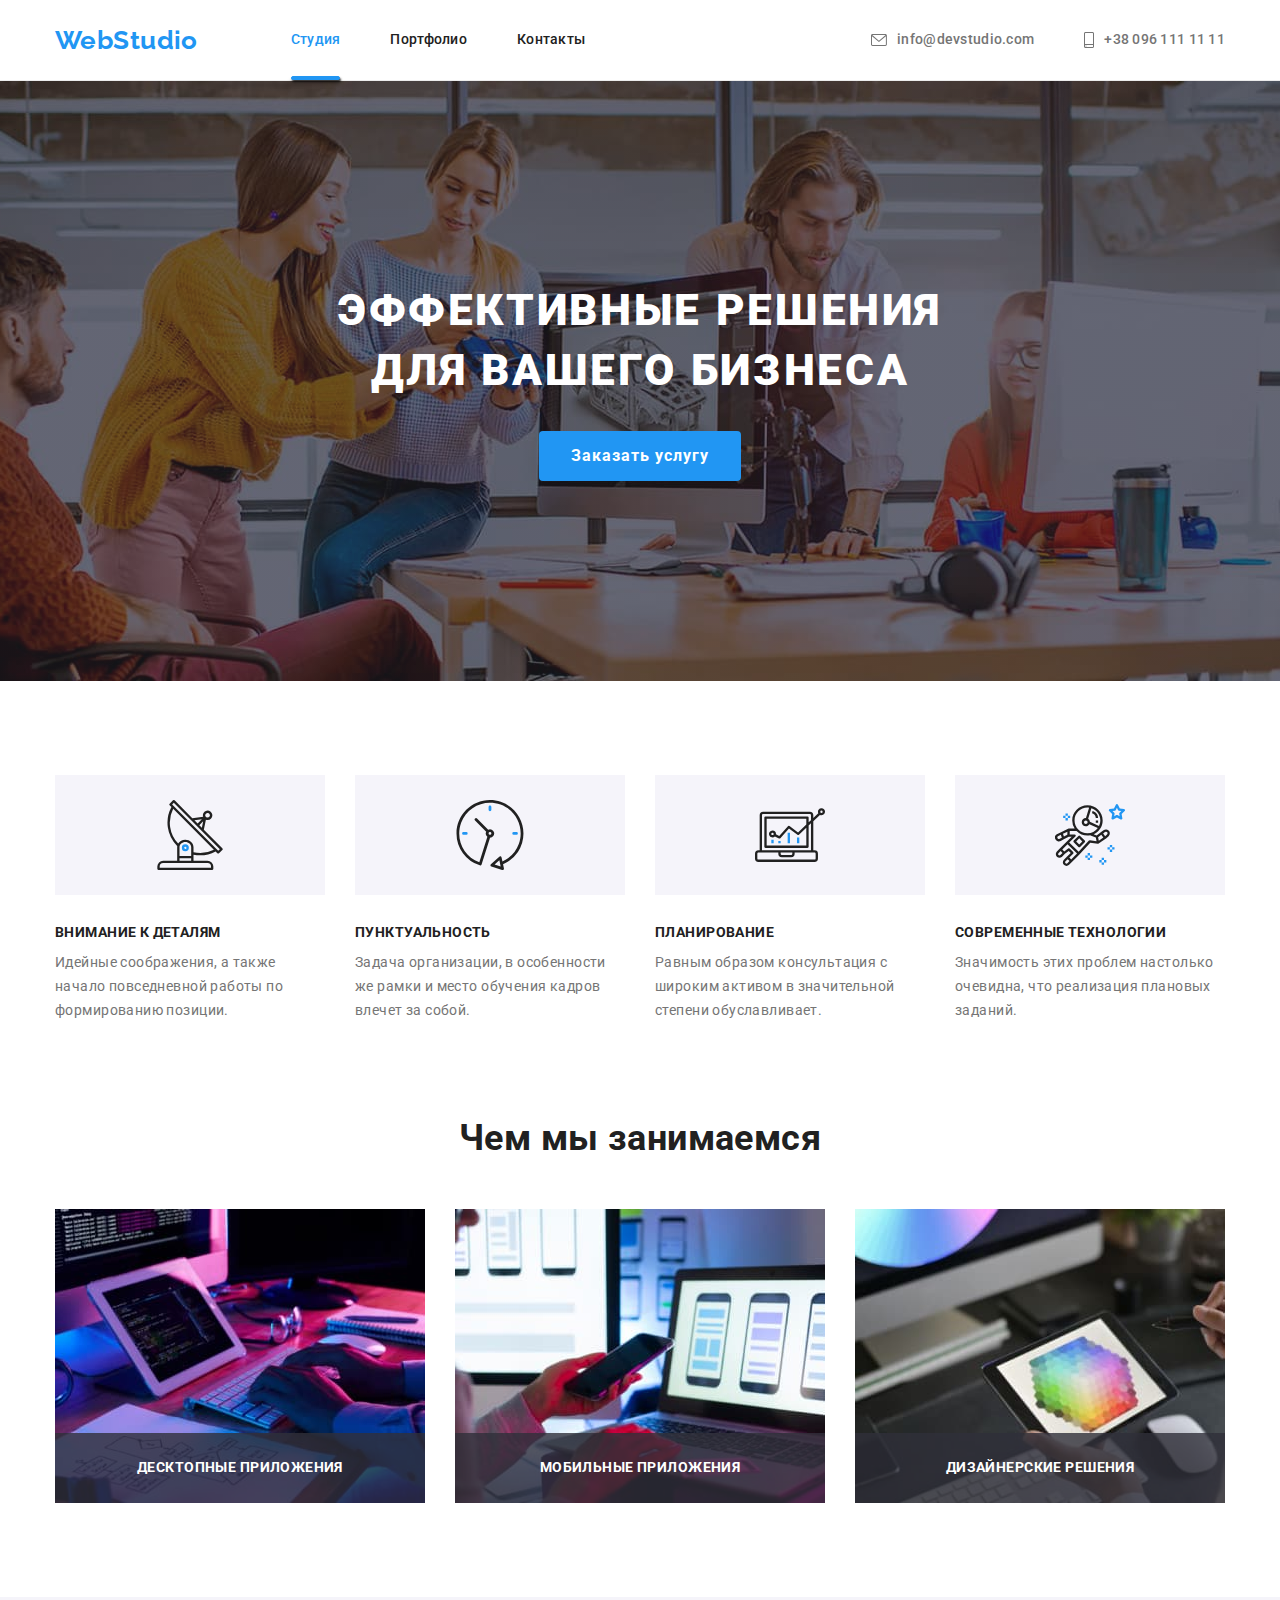
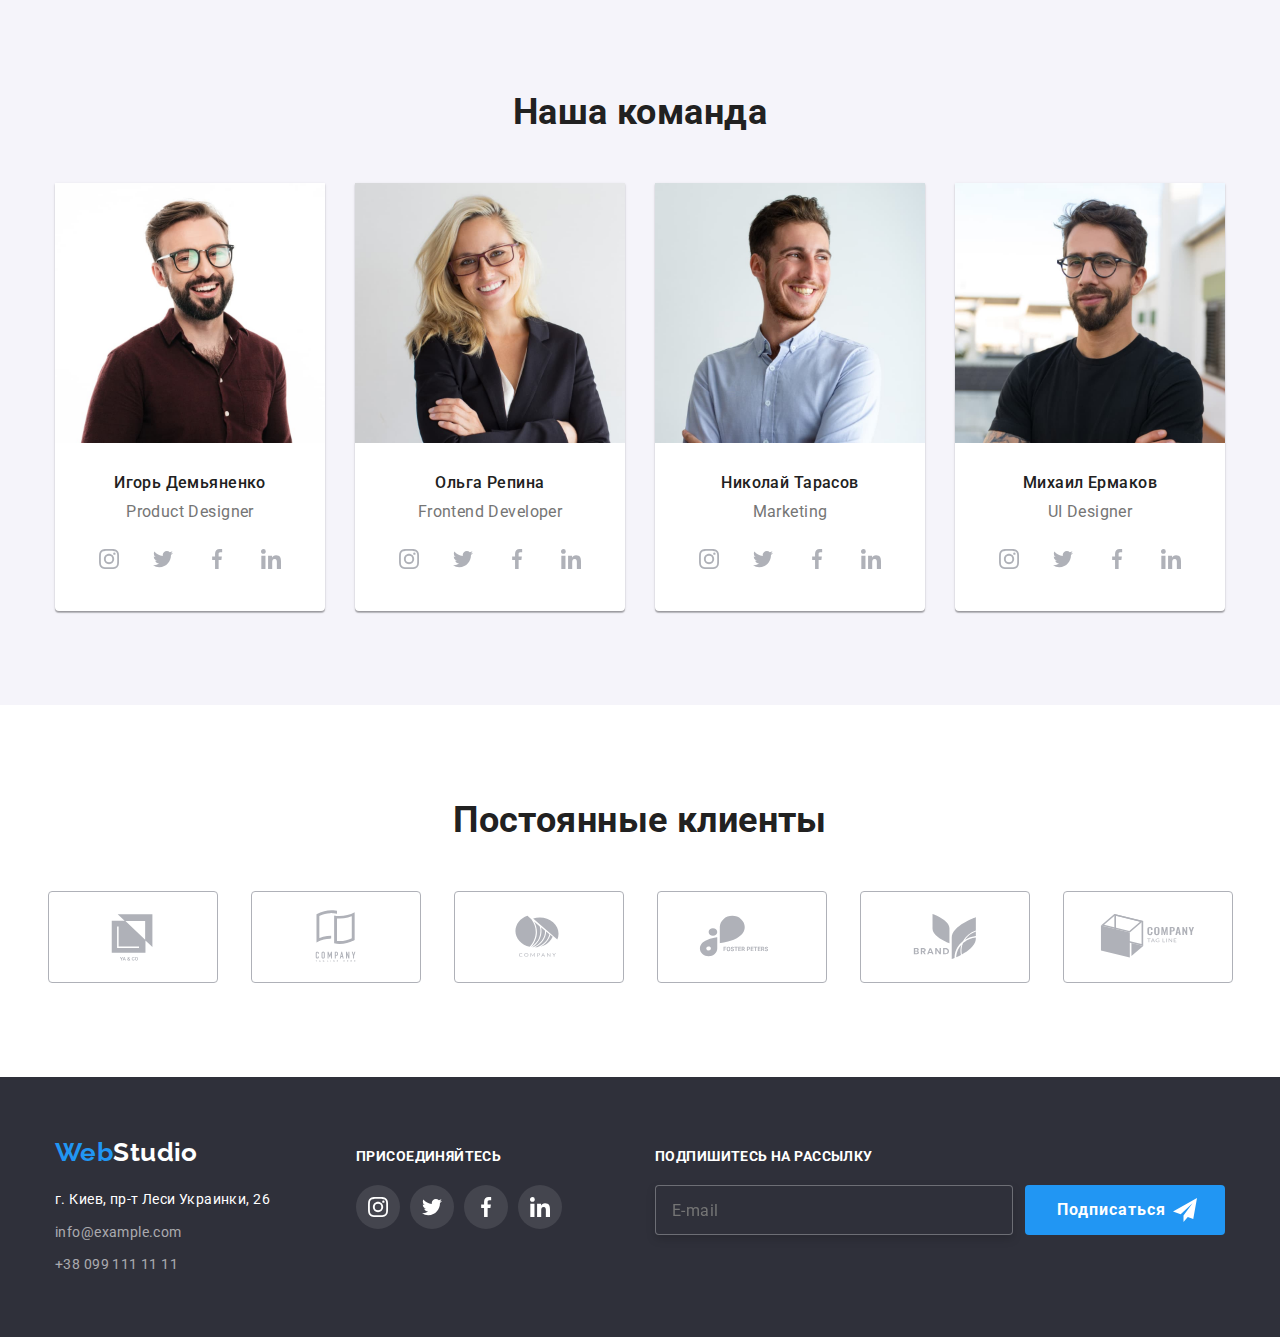
<file: index.html>
<!DOCTYPE html>
<html lang="ru">
  <head>
    <meta charset="UTF-8" />
    <meta http-equiv="X-UA-Compatible" content="IE=edge" />
    <meta name="viewport" content="width=device-width, initial-scale=1.0" />
    <title>WebStudio</title>
    <link rel="preconnect" href="https://fonts.googleapis.com" />
    <link rel="preconnect" href="https://fonts.gstatic.com" crossorigin />
    <link
      href="https://fonts.googleapis.com/css2?family=Raleway:wght@700&family=Roboto:wght@400;500;700;900&display=swap"
      rel="stylesheet"
    />
    <link
      rel="stylesheet"
      href="https://cdnjs.cloudflare.com/ajax/libs/modern-normalize/1.1.0/modern-normalize.min.css"
    />
    <link rel="stylesheet" href="css/styles.css" />
  </head>
  <body>
    <!--site_header-->
    <header class="header">
      <div class="container main-naw">
        <a class="logo link" href="">Web<span class="logo__label--accent">Studio</span></a>

        <nav>
          <ul class="site-nav list">
            <li class="site-nav__item"><a class="site-nav__link link site-nav__link--current" href="">Студия</a></li>
            <li class="site-nav__item"><a class="site-nav__link link" href="./portfolio.html">Портфолио</a></li>
            <li class="site-nav__item"><a class="site-nav__link link" href="">Контакты</a></li>
          </ul>
        </nav>

        <ul class="auth-nav list">
          <li class="auth-nav__item">
            <a class="auth-nav__link link icon-letter" href="mailto:info@devstudio.com">
              <svg class="auth-nav__icon" width="16" height="12">
                <use href="./images/sptite.svg#icon-letter"></use>
              </svg>
              info@devstudio.com</a
            >
          </li>
          <li class="auth-nav__item">
            <a class="auth-nav__link link icon-phone" href="tel:+380961111111">
              <svg class="auth-nav__icon" width="10" height="16">
                <use href="./images/sptite.svg#icon-smartphone"></use>
              </svg>
              +38 096 111 11 11</a
            >
          </li>
        </ul>
      </div>
    </header>
    <main>
      <!--hero-->

      <section class="hero">
        <h1 class="hero__title">
          Эффективные решения <br />
          для вашего бизнеса
        </h1>
        <button class="button hero__button" type="button" data-modal-open>Заказать услугу</button>
      </section>

      <!--peculiarities-->
      <section class="feature">
        <div class="container">
          <h2 class="feature__title visually-hidden">Peculiarities</h2>
          <ul class="feature__list list">
            <li class="feature__item icon-antenna">
              <div class="feature__svg">
                <svg width="70" height="70">
                  <use href="./images/sptite.svg#icon-antenna"></use>
                </svg>
              </div>
              <h3 class="feature__title">Внимание к деталям</h3>
              <p class="feature__text">
                Идейные соображения, а также начало повседневной работы по формированию позиции.
              </p>
            </li>
            <li class="feature__item icon-clock">
              <div class="feature__svg">
                <svg width="70" height="70">
                  <use href="./images/sptite.svg#icon-clock"></use>
                </svg>
              </div>

              <h3 class="feature__title">Пунктуальность</h3>
              <p class="feature__text">
                Задача организации, в особенности же рамки и место обучения кадров влечет за собой.
              </p>
            </li>
            <li class="feature__item icon-diagram">
              <div class="feature__svg">
                <svg width="70" height="70">
                  <use href="./images/sptite.svg#icon-diagram"></use>
                </svg>
              </div>
              <h3 class="feature__title">Планирование</h3>
              <p class="feature__text">
                Равным образом консультация с широким активом в значительной степени обуславливает.
              </p>
            </li>
            <li class="feature__item icon-astronout">
              <div class="feature__svg">
                <svg width="70" height="70">
                  <use href="./images/sptite.svg#icon-astronaut"></use>
                </svg>
              </div>
              <h3 class="feature__title">Современные технологии</h3>
              <p class="feature__text">
                Значимость этих проблем настолько очевидна, что реализация плановых заданий.
              </p>
            </li>
          </ul>
        </div>
      </section>

      <!--what_are_we_doing-->

      <section class="are-doing">
        <div class="container">
          <h2 class="are-doing_title section-title">Чем мы занимаемся</h2>
          <ul class="are-doing__list list">
            <li class="are-doing__item">
              <img
                class="are-doing__img img"
                src="./images/img1.jpg"
                alt="Фото с ноутбуком"
                width="370"
                height="294"
              />

              <p class="are-doing__text">Десктопные приложения</p>
            </li>
            <li class="are-doing__item">
              <img
                class="are-doing__img img"
                src="./images/img2.jpg"
                alt="Фото с телефоном"
                width="370"
                height="294"
              />
              <p class="are-doing__text">Мобильные приложения</p>
            </li>
            <li class="are-doing__item">
              <img
                class="are-doing__img img"
                src="./images/img3.jpg"
                alt="Фото с планшетом"
                width="370"
                height="294"
              />

              <p class="are-doing__text">Дизайнерские решения</p>
            </li>
          </ul>
        </div>
      </section>

      <!--our_team-->

      <section class="team">
        <div class="container">
          <h2 class="team__title section-title">Наша команда</h2>
          <ul class="team__list list">
            <!--igor-->
            <li class="team__item">
              <img class="img" src="./images/img4.jpg" alt="Фото Игоря" width="270" height="260" />
              <div class="team__overlay">
                <h3 class="team__name">Игорь Демьяненко</h3>
                <p class="team__text">Product Designer</p>
                <ul class="social-list list">
                  <li class="social-list__item">
                    <a class="social-list__link link" href="" aria-label="instagram">
                      <svg class="social-list__icon">
                        <use href="./images/sptite.svg#icon-instagram"></use>
                      </svg>
                    </a>
                  </li>
                  <li class="social-list__item">
                    <a class="social-list__link link" href="" aria-label="twitter">
                      <svg class="social-list__icon">
                        <use href="./images/sptite.svg#icon-twitter"></use>
                      </svg>
                    </a>
                  </li>
                  <li class="social-list__item">
                    <a class="social-list__link link" href="" aria-label="facebook">
                      <svg class="social-list__icon">
                        <use href="./images/sptite.svg#icon-facebook"></use>
                      </svg>
                    </a>
                  </li>
                  <li class="social-list__item">
                    <a class="social-list__link link" href="" aria-label="linkedin">
                      <svg class="social-list__icon">
                        <use href="./images/sptite.svg#icon-linkedin"></use>
                      </svg>
                    </a>
                  </li>
                </ul>
              </div>
            </li>
            <!--olha-->
            <li class="team__item">
              <img class="team__img img" src="./images/img5.jpg" alt="Фото Ольги" width="270" height="260" />
              <div class="team__overlay">
                <h3 class="team__name">Ольга Репина</h3>
                <p class="team__text">Frontend Developer</p>
                <ul class="social-list list">
                  <li class="social-list__item">
                    <a class="social-list__link link" href="" aria-label="instagram">
                      <svg class="social-list__icon">
                        <use href="./images/sptite.svg#icon-instagram"></use>
                      </svg>
                    </a>
                  </li>
                  <li class="social-list__item">
                    <a class="social-list__link link" href="" aria-label="twitter">
                      <svg class="social-list__icon">
                        <use href="./images/sptite.svg#icon-twitter"></use>
                      </svg>
                    </a>
                  </li>
                  <li class="social-list__item">
                    <a class="social-list__link link" href="" aria-label="facebook">
                      <svg class="social-list__icon">
                        <use href="./images/sptite.svg#icon-facebook"></use>
                      </svg>
                    </a>
                  </li>
                  <li class="social-list__item">
                    <a class="social-list__link link" href="" aria-label="linkedin">
                      <svg class="social-list__icon">
                        <use href="./images/sptite.svg#icon-linkedin"></use>
                      </svg>
                    </a>
                  </li>
                </ul>
              </div>
            </li>
            <!--nicolay-->
            <li class="team__item">
              <img
                class="img"
                src="./images/img6.jpg"
                alt="Фото Николая"
                width="270"
                height="260"
              />
              <div class="team__overlay">
                <h3 class="team__name">Николай Тарасов</h3>
                <p class="team__text">Marketing</p>
                <ul class="social-list list">
                  <li class="social-list__item">
                    <a class="social-list__link link" href="" aria-label="instagram">
                      <svg class="social-list__icon">
                        <use href="./images/sptite.svg#icon-instagram"></use>
                      </svg>
                    </a>
                  </li>
                  <li class="social-list__item">
                    <a class="social-list__link link" href="" aria-label="twitter">
                      <svg class="social-list__icon">
                        <use href="./images/sptite.svg#icon-twitter"></use>
                      </svg>
                    </a>
                  </li>
                  <li class="social-list__item">
                    <a class="social-list__link link" href="" aria-label="facebook">
                      <svg class="social-list__icon">
                        <use href="./images/sptite.svg#icon-facebook"></use>
                      </svg>
                    </a>
                  </li>
                  <li class="social-list__item">
                    <a class="social-list__link link" href="" aria-label="linkedin">
                      <svg class="social-list__icon">
                        <use href="./images/sptite.svg#icon-linkedin"></use>
                      </svg>
                    </a>
                  </li>
                </ul>
              </div>
            </li>
            <!--michael-->
            <li class="team__item">
              <img
                class="img"
                src="./images/img7.jpg"
                alt="Фото Михаила"
                width="270"
                height="260"
              />
              <div class="team__overlay">
                <h3 class="team__name">Михаил Ермаков</h3>
                <p class="team__text">UI Designer</p>
                <ul class="social-list list">
                  <li class="social-list__item">
                    <a class="social-list__link link" href="" aria-label="instagram">
                      <svg class="social-list__icon">
                        <use href="./images/sptite.svg#icon-instagram"></use>
                      </svg>
                    </a>
                  </li>
                  <li class="social-list__item">
                    <a class="social-list__link link" href="" aria-label="twitter">
                      <svg class="social-list__icon">
                        <use href="./images/sptite.svg#icon-twitter"></use>
                      </svg>
                    </a>
                  </li>
                  <li class="social-list__item">
                    <a class="social-list__link link" href="" aria-label="facebook">
                      <svg class="social-list__icon">
                        <use href="./images/sptite.svg#icon-facebook"></use>
                      </svg>
                    </a>
                  </li>
                  <li class="social-list__item">
                    <a class="social-list__link link" href="" aria-label="linkedin">
                      <svg class="social-list__icon">
                        <use href="./images/sptite.svg#icon-linkedin"></use>
                      </svg>
                    </a>
                  </li>
                </ul>
              </div>
            </li>
          </ul>
        </div>
      </section>

      <!--Klients-->
      <section class="klients">
        <div class="container">
          <h2 class="klients__title section-title">Постоянные клиенты</h2>
          <div class="klints__overlay">
            <ul class="klients__list list">
              <li class="klients__item">
                <a class="klient__link link" href="">
                  <svg class="klient__icon" width="106" height="60">
                    <use href="./images/sptite.svg#icon-klient1"></use>
                  </svg>
                </a>
              </li>
              <li class="klients__item">
                <a class="klient__link link" href="">
                  <svg class="klient__icon" width="106" height="60">
                    <use href="./images/sptite.svg#icon-klient2"></use>
                  </svg>
                </a>
              </li>
              <li class="klients__item">
                <a class="klient__link link" href="">
                  <svg class="klient__icon" width="106" height="60">
                    <use href="./images/sptite.svg#icon-klient3"></use>
                  </svg>
                </a>
              </li>
              <li class="klients__item">
                <a class="klient__link link" href="">
                  <svg class="klient__icon" width="106" height="60">
                    <use href="./images/sptite.svg#icon-klient4"></use>
                  </svg>
                </a>
              </li>
              <li class="klients__item">
                <a class="klient__link link" href="">
                  <svg class="klient__icon" width="106" height="60">
                    <use href="./images/sptite.svg#icon-klient5"></use>
                  </svg>
                </a>
              </li>
              <li class="klients__item">
                <a class="klient__link link" href="">
                  <svg class="klient__icon" width="106" height="60">
                    <use href="./images/sptite.svg#icon-klient6"></use>
                  </svg>
                </a>
              </li>
            </ul>
          </div>
        </div>
        
      </section>
    </main>
    <!--footer-->
    <footer class="footer">
      <div class="container">
        <div class="footer__overlay">
          <div class="adress__overlay">
            <a class="logo link footer__logo" href="">Web<span class="footer__logo--accent">Studio</span></a>
            <address class="address">
              <ul class="address__list list">
                <li class="address__item">
                  <a
                    class="address__link address__link--place link"
                    href="https://goo.gl/maps/zkPrUZPVj4T2EZEg6"
                    target="_blank"
                    rel="noreferrer noopener"
                  >
                    г. Киев, пр-т Леси Украинки, 26
                  </a>
                </li>
                <li class="address__item">
                  <a class="address__link address__link--contact link" href="mailto:info@example.com">info@example.com</a>
                </li>
                <li class="address__item">
                  <a class="address__link address__link--contact link" href="tel:+380991111111">+38 099 111 11 11</a>
                </li>
              </ul>
            </address>
          </div>
          <div class="do__overlay">
            <section class="do">
              <h2 class="footer__title">Присоединяйтесь</h2>
              <ul class="do__list list">
                <li class="do__item">
                  <a class="do__link" href="">
                    <svg class="do__icon" width="20" height="20">
                      <use href="./images/sptite.svg#icon-instagram"></use>
                    </svg>
                  </a>
                </li>
                <li class="do__item">
                  <a class="do__link" href="">
                    <svg class="do__icon" width="20" height="20">
                      <use href="./images/sptite.svg#icon-twitter"></use>
                    </svg>
                  </a>
                </li>
                <li class="do__item">
                  <a class="do__link" href="">
                    <svg class="do__icon" width="20" height="20">
                      <use href="./images/sptite.svg#icon-facebook"></use>
                    </svg>
                  </a>
                </li>
                <li class="do-item">
                  <a class="do__link" href="">
                    <svg class="do__icon" width="20" height="20">
                      <use href="./images/sptite.svg#icon-linkedin"></use>
                    </svg>
                  </a>
                </li>
              </ul>
            </section>
          </div>
          <div class="sign-up">
            <b class="sign-up_title footer__title">Подпишитесь на рассылку</b>
            <form class="sign-up__form" action="">
              <input class="sign-up__input" type="mail" placeholder="E-mail">
              <bottom class="sign-up__btn button" type="submit">Подписаться
                <span class="sign-up__icon"></span>
              </bottom>
            </form>           
          </div>
        </div>
      </div>
    </footer>

    <!--Backdrop-->

    <div class="backdrop is-hidden" data-modal>
      <div class="modal">
       
          <b class="modal__title">Оставьте свои данные, мы вам перезвоним</b>
          <form class="form">
            <label class="form__field" >
              Имя
              <input class="form__input" type="text" name="user-name" placeholder="  " required/>
              <svg class="form__icon" width="18" height="18">
                <use href="./images/sptite.svg#icon-person-black"></use>
              </svg>
            </label>
      
            <label class="form__field" >
              Телефон
              <input class="form__input" type="tel" name="tel"  placeholder=" " required/>
              <svg class="form__icon" width="18" height="18">
                <use href="./images/sptite.svg#icon-phone-black"></use>
              </svg>
            </label>
        
            <label class="form__field" >
              Почта
              <input class="form__input" type="mail" name="mail" placeholder=" " required/>
              <svg svg class="form__icon" width="18" height="18">
                <use href="./images/sptite.svg#icon-email-black"></use>
              </svg>
            </label>
        
            <label class="form__field">
              Комментарий
              <textarea class="form__comment"
              name="comment"
              cols="30"
              rows="10"
              placeholder="Введите текст"
            ></textarea>
            </label>
            
            <label class="checkbox">
              <span class="checkbox__label"> Соглашаюсь с рассылкой и принимаю</span>
              <a class="checkbox__label checkbox__label--accent" href="">Условия договора</a>
              <input class="checkbox__input" type="checkbox" name="policy"  />
              <span class="checkbox__icon"></span>
              
            </label>
           
           
            <button class="submit" type="submit">Отправить</button>
        
        </form>

      
        <button class="modal-btn" type="button" data-modal-close>
          <svg class="modal-btn__icon" width="30" height="30">
            <use href="./images/sptite.svg#icon-close"></use>
          </svg>
        </button>
      </div>
    </div>

    <script src="./js/modal.js"></script>
  </body>
</html>
</file>
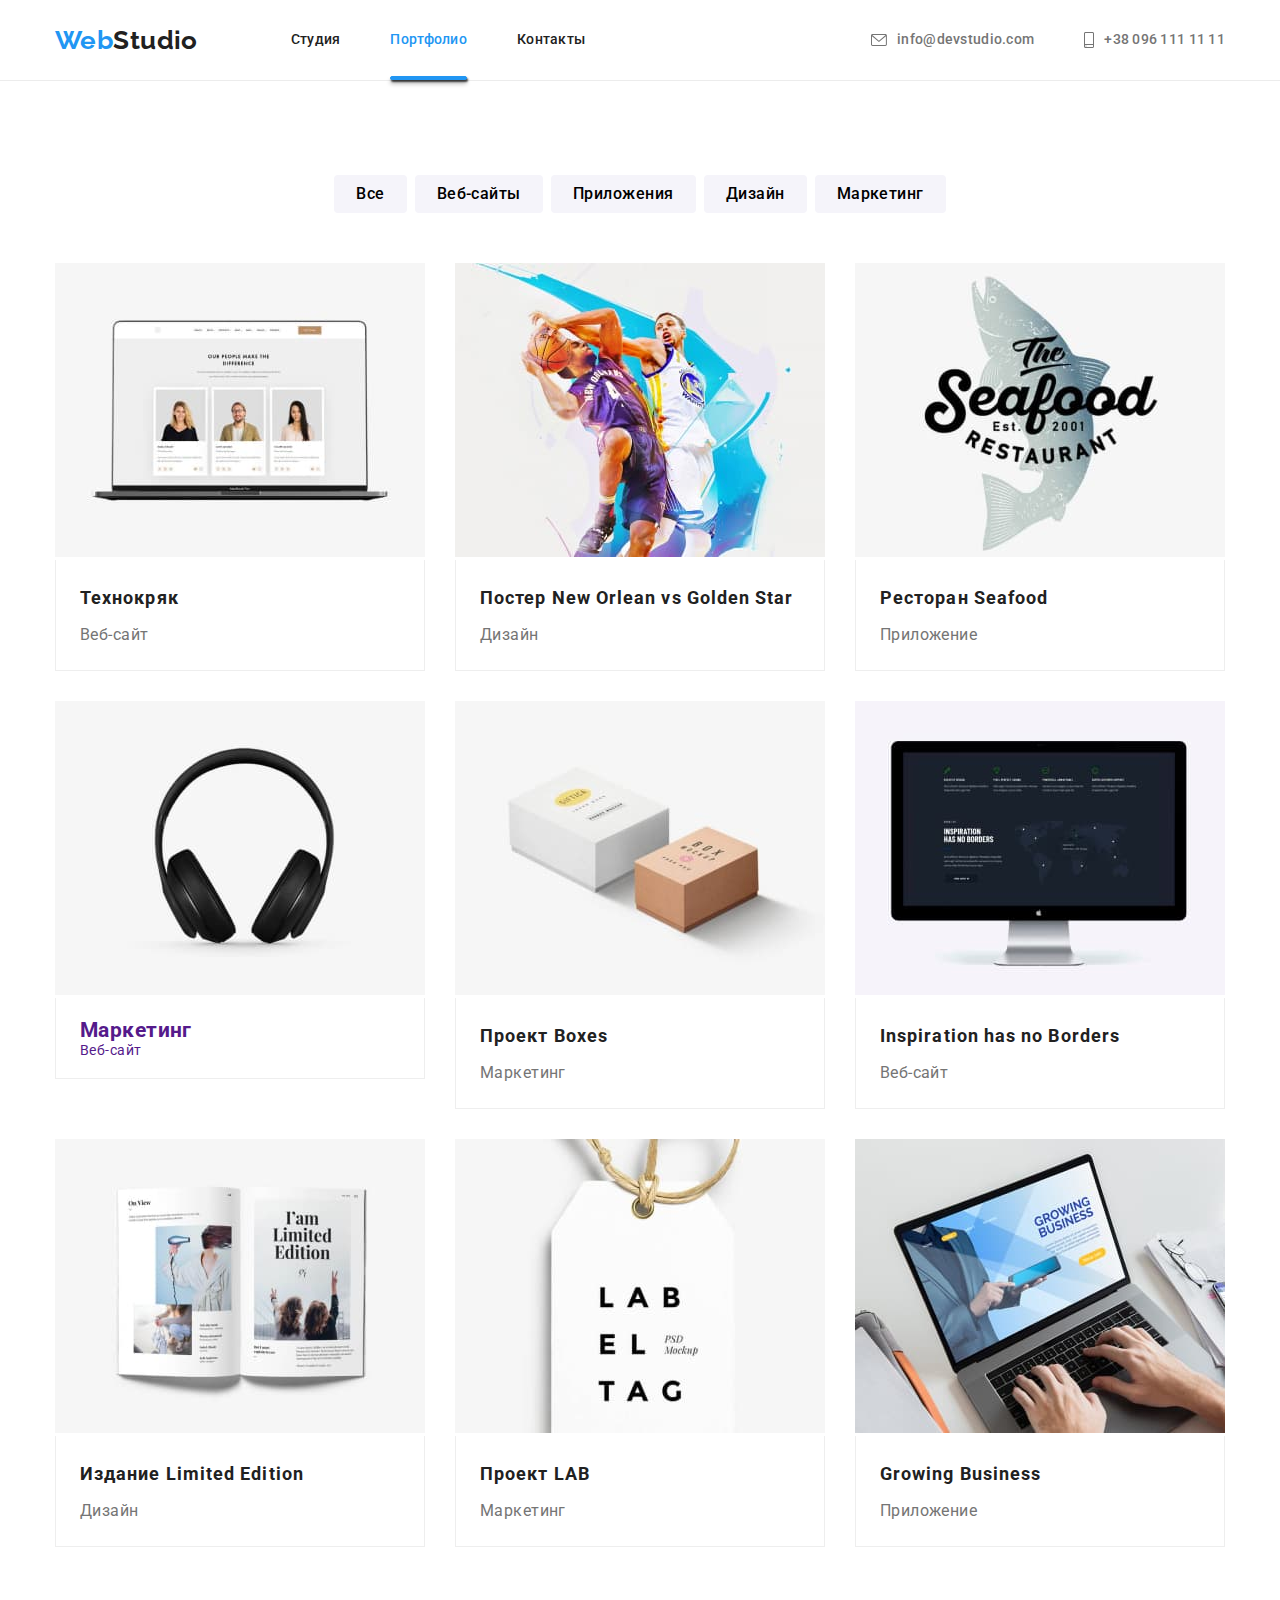
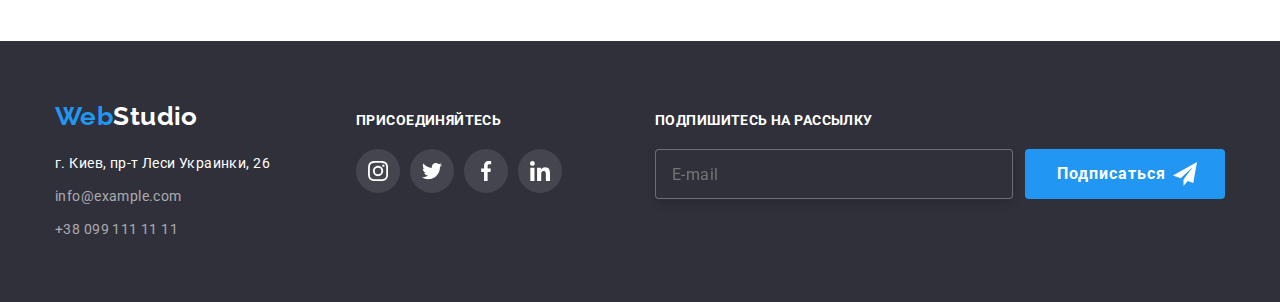
<file: portfolio.html>
<!DOCTYPE html>
<html lang="ru">
<head>
    <meta charset="UTF-8">
    <meta http-equiv="X-UA-Compatible" content="IE=edge">
    <meta name="viewport" content="width=device-width, initial-scale=1.0">
    <title>Portfolio</title>
    <link rel="preconnect" href="https://fonts.googleapis.com">
    <link rel="preconnect" href="https://fonts.gstatic.com" crossorigin>
    <link href="https://fonts.googleapis.com/css2?family=Raleway:wght@700&family=Roboto:wght@400;500;700;900&display=swap" rel="stylesheet">
    <link rel="stylesheet" href="https://cdnjs.cloudflare.com/ajax/libs/modern-normalize/1.1.0/modern-normalize.min.css">
    <link rel="stylesheet" href="css/styles.css">



</head>
<body>
<!--site_header-->
     <header class="header">
        <div class="container main-naw">
            <a class="logo link" href="">Web<span class="logo--accent">Studio</span></a>
      
            <nav>
                <ul class="site-nav list">
                    <li class="site-nav__item"> <a class="site-nav__link link" href="./index.html">Студия</a></li>
                    <li class="site-nav__item"> <a class="site-nav__link link site-nav__link--current" href="">Портфолио</a></li>
                    <li class="site-nav__item"> <a class="site-nav__link link" href="">Контакты</a></li>   
                </ul>
            </nav>
            
                <ul class="auth-nav list" >
                    <li class="auth-nav__item"> 
                        
                        <a class="auth-nav__link link icon-letter" href="mailto:info@devstudio.com">
                            <svg class="auth-nav__icon" width="16" height="12">
                                <use href="./images/sptite.svg#icon-letter"></use>
                            </svg> 
                            info@devstudio.com</a>
                    </li>
                    <li class="auth-nav__item"> 

                        <a class="auth-nav__link link icon-phone" href="tel:+380961111111">
                            <svg class="auth-nav__icon" width="10" height="16">
                                <use href="./images/sptite.svg#icon-smartphone"></use>
                            </svg>
                            +38 096 111 11 11</a>
                    
                    </li>
                    
                </ul>
        </div>    
  </header>
    <main>
        <section class="portfolio">
            <div class="container">
                <h1 class="portfolio__title visually-hidden">Content Portfolio page</h1>     
                <ul class="button-list list">
                    <li class="button-list__item"> <button class="button-list__btn" type="button" >Все</button></li>
                    <li class="button-list__item"> <button class="button-list__btn" type="button">Веб-сайты</button></li>
                    <li class="button-list__item"> <button class="button-list__btn" type="button">Приложения</button></li>
                    <li class="button-list__item"> <button class="button-list__btn" type="button">Дизайн</button></li>
                    <li class="button-list__item"> <button class="button-list__btn" type="button">Маркетинг</button></li>
                </ul>
            
                <ul class="project-list list">
                    <li class="project-list__item">
                        <a class="project link" href="">
                            <div class="project__thumb">
                                <img class="project__img" src="./images/cards.jpg" alt="our specialists" width="370" height="294">
                                 <div class="project__overlay">
                                    <p class="project__content">Ресурс предлагает комплексные предложения с разным уровнем функционала и сервисов. Все это позволит посетителю получить исчерпывающие сведения о компании или частном лице.</p>
                                 </div>
                            </div>

                            <div class="project__container">
                                <h2 class="project__name">Технокряк</h2>
                                <p class="project__text">Веб-сайт</p>
                            </div>
                        </a>
                    </li>
                    <li class="project-list__item" >
                        <a class="project link" href="">
                            <div class="project__thumb">
                                <img class="project__img" src="./images/basketball.jpg" alt="basketball players" width="370" height="294"> 
                                <div class="project__overlay">
                                    <p class="project__content">Ресурс предлагает комплексные предложения с разным уровнем функционала и сервисов. Все это позволит посетителю получить исчерпывающие сведения о компании или частном лице.</p>
                                 </div>
                            </div>
                           
                            <div class="project__container">
                                <h2 class="project__name">Постер New Orlean vs Golden Star</h2>
                                <p class="project__text">Дизайн</p>
                            </div>
                        </a>
                        
                        
                    </li>
                    <li class="project-list__item" >
                        <a class="project link" href="">
                            <div class="project__thumb">
                                <img class="project__img" src="./images/fichrestaurant.jpg" alt="logo of seafoodrestaurant" width="370" height="294">
                                <div class="project__overlay">
                                    <p class="project__content">Ресурс предлагает комплексные предложения с разным уровнем функционала и сервисов. Все это позволит посетителю получить исчерпывающие сведения о компании или частном лице.</p>
                                 </div>
                            </div>
                            
                            <div class="project__container">
                                <h2 class="project__name">Ресторан Seafood</h2>
                                <p class="project__text">Приложение</p>
                            </div>
                        </a>
                        
                    </li>
                    <li class="project-list__item">
                        <a class="project link" href="">
                            <div class="project__thumb">
                                <img class="project__img" src="./images/headphone.jpg" alt="headphone" width="370" height="294">
                                <div class="project__overlay">
                                    <p class="project__content">Ресурс предлагает комплексные предложения с разным уровнем функционала и сервисов. Все это позволит посетителю получить исчерпывающие сведения о компании или частном лице.</p>
                                 </div>
                            </div>
                            
                            <div class="project__container">
                                <h2 class="project-list__name">Маркетинг</h2>
                                <p class="project-text">Веб-сайт</p>
                            </div>
                        </a>
                        
                        
                    </li>  
                    
                    <li class="project-list__item">
                        <a class="project link" href="">
                            <div class="project__thumb">
                                <img class="project__img" src="./images/boxes.jpg" alt="boxes" width="370" height="294">
                                <div class="project__overlay">
                                    <p class="project__content">Ресурс предлагает комплексные предложения с разным уровнем функционала и сервисов. Все это позволит посетителю получить исчерпывающие сведения о компании или частном лице.</p>
                                 </div>
                            </div>
                            
                            <div class="project__container">
                                <h2 class="project__name">Проект Boxes</h2>
                                <p class="project__text">Маркетинг</p>
                            </div> 
                        </a>
                        
                        
                    </li>
                    <li class="project-list__item">
                        <a class="project link" href="">
                            <div class="project__thumb">
                                <img class="project__img" src="./images/monitor.jpg" alt="monitor" width="370" height="294"> 
                                <div class="project__overlay">
                                    <p class="project__content">Ресурс предлагает комплексные предложения с разным уровнем функционала и сервисов. Все это позволит посетителю получить исчерпывающие сведения о компании или частном лице.</p>
                                 </div>
                            </div>
                            
                            <div class="project__container">
                                <h2 lang="en" class="project__name">Inspiration has no Borders</h2>
                                <p class="project__text">Веб-сайт</p>
                            </div>
                        </a>
                        
                     </li>
                    <li class="project-list__item">
                        <a class="project link" href="">
                            <div class="project__thumb">
                                <img class="project__img" src="./images/book.jpg" alt="book" width="370" height="294" > 
                                <div class="project__overlay">
                                    <p class="project__content">Ресурс предлагает комплексные предложения с разным уровнем функционала и сервисов. Все это позволит посетителю получить исчерпывающие сведения о компании или частном лице.</p>
                                 </div>
                            </div>
                            
                            <div class="project__container">
                                <h2 class="project__name">Издание Limited Edition</h2>
                                <p class="project__text">Дизайн</p>   
                            </div>
                        </a>
                       
                            
                    </li>
                    <li class="project-list__item">
                        <a class="project link" href="">
                            <div class="project__thumb">
                                <img class="project__img" src="./images/LAB.jpg" alt="label teg" width="370" height="294">
                                <div class="project__overlay">
                                    <p class="project__content">Ресурс предлагает комплексные предложения с разным уровнем функционала и сервисов. Все это позволит посетителю получить исчерпывающие сведения о компании или частном лице.</p>
                                 </div>
                            </div>
                           
                            <div class="project__container">
                                <h2 class="project__name">Проект LAB</h2>
                                <p class="project__text">Маркетинг</p>
                            </div>
                        </a>
                        
                        
                    </li>
                    <li class="project-list__item">
                        <a class="project link" href="">
                            <div class="project__thumb">
                                <img class="project__img" src="./images/leptoptyping.jpg" alt="leptop" width="370" height="294" >
                                <div class="project__overlay">
                                    <p class="project__content">Ресурс предлагает комплексные предложения с разным уровнем функционала и сервисов. Все это позволит посетителю получить исчерпывающие сведения о компании или частном лице.</p>
                                 </div>
                            </div>
                            
                            <div class="project__container">
                                <h2 class="project__name">Growing Business</h2>
                                <p class="project__text">Приложение</p>
                            </div>
                        </a>
                        
                        
    
                    </li>    
                </ul>
            </div>   
                
        
           
        </section>
    </main>

    <!--footer-->
    <footer class="footer">
      <div class="container">
        <div class="footer__overlay">
          <div class="adress__overlay">
            <a class="logo link footer__logo" href="">Web<span class="footer__logo--accent">Studio</span></a>
            <address class="address">
              <ul class="address__list list">
                <li class="address__item">
                  <a
                    class="address__link address__link--place link"
                    href="https://goo.gl/maps/zkPrUZPVj4T2EZEg6"
                    target="_blank"
                    rel="noreferrer noopener"
                  >
                    г. Киев, пр-т Леси Украинки, 26
                  </a>
                </li>
                <li class="address__item">
                  <a class="address__link address__link--contact link" href="mailto:info@example.com">info@example.com</a>
                </li>
                <li class="address__item">
                  <a class="address__link address__link--contact link" href="tel:+380991111111">+38 099 111 11 11</a>
                </li>
              </ul>
            </address>
          </div>
          <div class="do__overlay">
            <section class="do">
              <h2 class="footer__title">Присоединяйтесь</h2>
              <ul class="do__list list">
                <li class="do__item">
                  <a class="do__link" href="">
                    <svg class="do__icon" width="20" height="20">
                      <use href="./images/sptite.svg#icon-instagram"></use>
                    </svg>
                  </a>
                </li>
                <li class="do__item">
                  <a class="do__link" href="">
                    <svg class="do__icon" width="20" height="20">
                      <use href="./images/sptite.svg#icon-twitter"></use>
                    </svg>
                  </a>
                </li>
                <li class="do__item">
                  <a class="do__link" href="">
                    <svg class="do__icon" width="20" height="20">
                      <use href="./images/sptite.svg#icon-facebook"></use>
                    </svg>
                  </a>
                </li>
                <li class="do-item">
                  <a class="do__link" href="">
                    <svg class="do__icon" width="20" height="20">
                      <use href="./images/sptite.svg#icon-linkedin"></use>
                    </svg>
                  </a>
                </li>
              </ul>
            </section>
          </div>
          <div class="sign-up">
            <b class="sign-up_title footer__title">Подпишитесь на рассылку</b>
            <form class="sign-up__form" action="">
              <input class="sign-up__input" type="mail" placeholder="E-mail">
              <bottom class="sign-up__btn button" type="submit">Подписаться
                <span class="sign-up__icon"></span>
              </bottom>
            </form>           
          </div>
        </div>
      </div>
    </footer>
    
</body>
</html>
</file>
<file: css/styles.css>
:root {
    --primary-text-color: #757575;
    --title-text-color:  #212121;
    --accent-color: #2196F3;
    --primary-white-color: #FFFFFF;
    --secondary-whit-color: rgba(255, 255, 255, 0.6);
    --medium-bg-color: #E5E5E5;
    --end-bg-color: #F5F4FA;
    --futer-bg-color: #2F303A;
    --header-border-color: #ECECEC;
    --portfolio-border-color:  #EEEEEE;
    --hero-bg-color: #C4C4C4;
    --social-links-main-color: AFB1B8;
    --klients-main-color: AFB1B8;
    --btn-bg-hover-color: #188CE8;
    --klients-color: #AFB1B8;
    --bg-color-icon: rgba(255, 255, 255, .1);
    --bg-overlay-color: rgba(33, 150, 243, 0.9);
}

html {
    box-sizing: border-box;
}

*,
*::before,
*::after {
    box-sizing: inherit;
}

body {

    color: var(--primary-text-color);
    background-color: var(--primary-white-color);
    font-family: 'Roboto', sans-serif;
    font-size: 14px;
    letter-spacing: 0.03em;
    
}

.container {
    width: 1200px;
    padding-left: 15px;
    padding-right: 15px;
    margin-left: auto;
    margin-right: auto;
}

.list {
    list-style: none;
    padding-left: 0;
    margin: 0;
}
.link {
text-decoration: none;
}

h1,
h2,
h3,
p {

margin: 0;
} 

.img {
    display: block;
    max-width: 100%;
    height: auto;
}
.header {
    border-bottom: 1px solid var(--header-border-color);
}  

/* Logo */
.logo {
    margin-right: 93px;
    color: var(--accent-color);
    font-family: 'Raleway', sans-serif;
    font-weight: 700;
    font-size: 26px;
    line-height: 1.17;
    text-decoration: none;

}

.logo--accent {
    color: var(--title-text-color);
    
}

.footer__logo {
    margin-right: 0;
}

.footer__logo--accent {
    color: var(--primary-white-color);
    
}

/* Main-Naw */

.main-naw {
    display: flex;
    align-items: center;
}
    /* Navigation */

.site-nav {
    display: flex;
}

.site-nav__item:not(:last-child) {
    margin-right: 50px;
}

.site-nav__link {
    
    display: block;
    padding-top: 32px;
    padding-bottom: 32px;
    color: var(--title-text-color);    
    font-weight: 500;
    font-size: 14px;
    line-height: 1.14;
    letter-spacing: 0.02em;
    text-decoration: none;
    
    transition-property: color;
    transition-duration: 250ms;
    transition-timing-function: cubic-bezier(0.4, 0, 0.2, 1);
}

.site-nav__link:hover,
.site-nav__link:focus {
    color: var(--accent-color);
}

.site-nav__link--current {
    position: relative;
    color: var(--accent-color);  
}

.site-nav__link--current:after {
position: absolute;
bottom: 0;
left: 0; 
    content: "";
    display: inline-block;
    width: 100%;
    height: 4px; 

    background: var(--accent-color);
    border: 1px solid var(--accent-color);
    box-shadow: 0px 4px 4px rgba(0, 0, 0, 0.25), 1px 2px 2px rgba(0, 0, 0, 0.75); 
    border-radius: 2px; 
}

/* Auth-Naw */
.auth-nav {
    display: flex;
    margin-left: auto;
}

.auth-nav__item + .auth-nav__item {
    margin-left: 50px;
}

.auth-nav__link {
    display: flex;
    align-items: center;
    
    padding-top: 32px;
    padding-bottom: 32px;
    color: var(--primary-text-color);
    font-weight: 500;
    font-size: 14px;
    line-height: 1.14;
    letter-spacing: 0.02em;

    transition-property: color fill;
    transition-duration: 250ms;
    transition-timing-function: cubic-bezier(0.4, 0, 0.2, 1);
}

.auth-nav__link:hover,
.auth-nav__link:focus {
    color: var(--accent-color);
    fill: currentColor;
}

.auth-nav__icon {
    fill: currentColor;
    margin-right: 10px;
}


/* Visually-hidden */

.visually-hidden {
    position: absolute;
    width: 1px;
    height: 1px;
    margin: -1px;
    border: 0;
    padding: 0;
    
    white-space: nowrap;
    clip-path: inset(100%);
    clip: rect(0 0 0 0);
    overflow: hidden;
}

/* Button  */

.button {
    display: inline-block;
    padding-top: 10px;
    padding-right: 32px;
    padding-bottom: 10px;
    padding-left: 32px;
    font-family: inherit;
    font-weight: 700;
    font-size: 16px;
    line-height: 1.88;
    align-items: center;
    text-align: center;
    letter-spacing: 0.06em;
    cursor: pointer;
    border: none;
    border-radius: 4px;
}

.hero__button {
    color: var(--primary-white-color);
    background-color: var(--accent-color);
    transition-property: background-color, box-shadow;
    transition-duration: 250ms;
    transition-timing-function: cubic-bezier(0.4, 0, 0.2, 1);
    
}


.hero__button:hover,
.hero__button:focus {
background: var(--btn-bg-hover-color);
box-shadow: 0px 4px 4px rgba(0, 0, 0, 0.15);
}

 /* Hero */

.hero {
    max-width: 1600px;
    height: 600px;
    margin-left: auto;
    margin-right: auto;
    background-image: linear-gradient(to right, rgba(47, 48, 58, 0.4), rgba(47, 48, 58, 0.4)), url(../images/Img-hero.jpg);
    background-color: var(--hero-bg-color);
    background-repeat: no-repeat;
    background-position: center;
    background-size: cover;
    padding-top: 200px;
    padding-bottom: 200px;
    text-align: center;
}

.hero__title {

    margin-bottom: 30px;
    color: var(--primary-white-color);
    font-weight: 900;
    font-size: 44px;
    line-height: 1.36;
    letter-spacing: 0.06em;
    text-transform: uppercase;
    }


/* Section */

.section-title {
    margin-bottom: 50px;
    color: var(--title-text-color);
    font-weight: 700;
    font-size: 36px;
    line-height: 1.17;
    text-align: center;
}

/* Peculiarities */
.feature {
    padding-top: 94px;
    padding-bottom: 94px;
}
.feature__list {
    display: flex;
}

.feature__item {
width: 270px;
}

.feature__item:not(:last-child) {
    margin-right: 30px;
}

.feature__svg {
    display: flex;
    align-items: center;
    justify-content: center;
    width: 270px;
    height: 120px;
    margin-bottom: 30px;
    background-color: var(--end-bg-color);
}

.feature__title {
    margin-bottom: 10px;
    color: var(--title-text-color);
    font-weight: 700;
    font-size: 14px;
    line-height: 1.14;
    text-transform: uppercase;
}
.feature__text {
line-height: 1.71;
}

/* What are we doing */

.are-doing {
padding-bottom: 94px;
}
.are-doing__list {
display: flex;
}

.are-doing__item:not(:last-child) {
margin-right: 30px;
}

.are-doing__item {
position: relative;  
}

.are-doing__text {
position: absolute;
bottom: 0;
left: 0;
display: flex;
width: 100%;
height: 70px;
align-items: center;
justify-content: center;
background: rgba(47, 48, 58, 0.8);
font-weight: 700;
line-height: 1.14;
text-align: center;
text-transform: uppercase;
color: var(--primary-white-color);
}

/* Team section */
.team {
padding-top: 94px;
padding-bottom: 94px;
background-color: var(--end-bg-color);
}

.team__list {
display: flex;
}

.team__item {
    background-color: var(--primary-white-color);
    box-shadow: 0px 1px 3px rgba(0, 0, 0, 0.12), 0px 1px 1px rgba(0, 0, 0, 0.14), 0px 2px 1px rgba(0, 0, 0, 0.2);
    border-radius: 0px 0px 4px 4px;
    
}

.team__item:not(:last-child) {
margin-right: 30px;
}

.team__overlay {
    padding-top: 30px;
    padding-bottom: 30px;
}

.team__name {
    
    margin-bottom: 10px;
    color: var(--title-text-color);
    font-style: normal;
    font-weight: 500;
    font-size: 16px;
    line-height: 1.19;
    text-align: center;
}
.team__text {   
font-size: 16px;
line-height: 1.19;
text-align: center;
}

.social-list {
display: flex;
justify-content: center;
margin-top: 16px;
}

.social-list__item:not(:last-child) {
margin-right: 10px;
}

.social-list__link {
display: flex;
align-items: center;
justify-content: center;
width: 44px;
height: 44px;
border-radius: 50%;
color: var(--klients-color);
transition: color 250ms cubic-bezier(0.4, 0, 0.2, 1), background-color 250ms cubic-bezier(0.4, 0, 0.2, 1); 
}

.social-list__link:hover,
.social-list__link:focus {
color: var(--primary-white-color);    
background-color: var(--accent-color);
}

.social-list__icon {
width: 20px; 
height: 20px;
fill: currentColor;
}

/* Klients */

.klients {
padding: 94px 0;
}

.klints__overlay {
display: flex;
justify-content: center;
}

.klients__list {
display: flex;
}

.klients__item:not(:last-child) {
margin-right: 33px;
}

.klient__link {
display: flex;
width: 170px;
height: 92px;
justify-content: center;
align-items: center;
color: var(--klients-color);
box-sizing:inherit;
border: 1px solid var(--klients-color);
border-radius: 4px;
fill: var(--klients-color);
transition: fill 250ms cubic-bezier(0.4, 0, 0.2, 1), border-color 250ms cubic-bezier(0.4, 0, 0.2, 1); 
}

.klient__link:hover,
.klient__link:focus {
border-color: var(--accent-color);
fill: var(--accent-color);
}

/* Footer */

.footer {
padding-top: 60px;
padding-bottom: 60px;
background-color: var(--futer-bg-color);
}

.footer__overlay {
display: flex;
align-items: baseline;
}

.adress__overlay {
    min-width: 231px;
}

.address {
margin-top: 20px;
}
.address__list {
font-style: normal;   
}

.address__item:not(:last-child) {
margin-bottom: 9px;
}

.address__link {
line-height: 1.71; 
transition-property: color;
transition-duration: 250ms;
transition-timing-function: cubic-bezier(0.4, 0, 0.2, 1);

}

.address__link--place {
    color: var(--primary-white-color);
}

.address__link--contact {
color: var(--secondary-whit-color);

}

.address__link:hover,
.address__link:focus {
    color: var(--accent-color);
}

.do__overlay {
margin-left: 70px;
}

.footer__title {
    font-size: 14px;
    line-height: 1.14;
    letter-spacing: 0.03em;
    text-transform: uppercase;
    color: var(--primary-white-color);
    margin-bottom: 20px;
    }

.do__list {
display: flex;
width: 206px;
}

.do__item:not(:last-child) {
    margin-right: 10px;
}

.do__link {
display: flex;
align-items: center;
justify-content: center;
width: 44px;
height: 44px;
border-radius: 50%;
background-color: var(--bg-color-icon);
transition-property: background-color;
transition-duration: 250ms;
transition-timing-function: cubic-bezier(0.4, 0, 0.2, 1);
}

.do__link:hover,
.do__link:focus {
background-color: var(--accent-color);
}
.do__icon {
fill: var(--primary-white-color);
}

.sign-up {
margin-left: auto;
}

.sign-up__form {
display: flex;
margin-top: 20px;
}

.sign-up__input {
width: 358px;
height: 50px;
background: #2F303A;
border: 1px solid rgba(255, 255, 255, 0.3);
filter: drop-shadow(0px 4px 4px rgba(0, 0, 0, 0.15));
border-radius: 4px;
padding-top: 15px;
padding-left: 16px;
padding-bottom: 15px;
font-weight: 400;
font-size: 16px;
line-height: 1.25;
align-items: center;
letter-spacing: 0.03em;
color: rgba(255, 255, 255, 0.6);
margin-right: 12px;
}

.sign-up__btn {
position: relative;
display: flex;
align-items: center;
text-align: center;
width: 200px;
height: 50px;
color: var(--primary-white-color);
background-color: var(--accent-color);
transition: border-color 250ms cubic-bezier(0.4, 0, 0.2, 1); 
}

.sign-up-btn:hover,
.sign-up-btn:focus {
box-shadow: inset 0 4px 4px  rgba(0, 0, 0, 0.15);
}

.sign-up__icon {
position: absolute;
top: 13px;
right: 28px;
display: inline-block;
width: 24px;
height: 24px;
background-image: url(../images/icon-send.svg);
background-repeat: no-repeat;
background-size: contain;
}

 /* Backdrop */
.backdrop {
position: fixed;
top: 0;
left: 0;
width: 100%;
height: 100%;
background: rgba(47, 48, 58, 0.4);  
visibility: visible;
opacity: 1;
transition: opacity 250ms cubic-bezier(0.4, 0, 0.2, 1);
} 

.backdrop.is-hidden {
opacity: 0;
pointer-events: none;
}

.backdrop.is-hidden .modal {
transform: translate(-50%, -50%) scale(1.1);
}

.modal {
position: absolute;
top: 50%;
left: 50%;
width: 528px;
height: 581px;
background-color: rgba(255, 255, 255, 1); 
margin-left: auto;
margin-right: auto;
padding: 40px;
background: var(--primary-white-color);
box-shadow: 0px 1px 3px rgba(0, 0, 0, 0.12), 0px 1px 1px rgba(0, 0, 0, 0.14), 0px 2px 1px rgba(0, 0, 0, 0.2);
border-radius: 4px;
transform: translate(-50%, -50%) scale(1);
transition: transform 250ms cubic-bezier(0.4, 0, 0.2, 1);
}

 textarea {
resize: none;
}

.modal__title {
display: flex;
justify-content: center;
font-size: 20px;
line-height: 1.15;
text-align: center;
letter-spacing: 0.03em;
color: var(--title-text-color);
margin-bottom: 12px;
}

.form {
    width: 448px;
    margin-left: auto;
    margin-left: auto;
    } 

.form__field {
display: flex;
flex-direction: column;
position: relative;
font-weight: 400;
font-size: 12px;
line-height: 1.17;
letter-spacing: 0.01em;

}

.form__field + .form__field {
margin-top: 10px;
} 

.form__input {
    margin: 0;
    padding: 11px 12px 11px 42px;
    border: 1px solid rgba(33, 33, 33, 0.2);
    border-radius: 4px;
    cursor: pointer;
    transition: border-color 250ms cubic-bezier(0.4, 0, 0.2, 1), fill 250ms cubic-bezier(0.4, 0, 0.2, 1);
}

.form__icon {
position: absolute;
bottom: 10px;
left: 12px;
display: inline-block;
transition: fill 250ms cubic-bezier(0.4, 0, 0.2, 1);
}

.form__field {
margin-bottom: 4px;
font-weight: 400;
font-size: 12px;
line-height: 1.17;
letter-spacing: 0.01em;
color: var(--primary-text-color);

}

.form__input:hover + .form__icon,
.form__input:focus + .form__icon{
fill: var(--accent-color);
}

.form__icon:hover,
.form__icon:focus {
 fill: currentColor;
}

.form__input:hover,
.form__input:focus-within,
.form__input:not(:placeholder-shown) {
outline: none;
border-color: var(--accent-color);
}

.form__comment {
padding: 12px 16px;
height: 120px; 
border: 1px solid rgba(33, 33, 33, 0.2);
border-radius: 4px;
cursor: pointer;
transition: border-color 250ms cubic-bezier(0.4, 0, 0.2, 1);
}

.form__comment::placeholder {
font-weight: 400;
font-size: 14px;
line-height: 1.14;
letter-spacing: 0.01em;
color: rgba(117, 117, 117, 0.5);
}

.form__comment:hover,
.form__comment:focus-within,
.form__comment:not(:placeholder-shown) {
outline: none;
border-color: var(--accent-color);
}

.checkbox  {
position: relative;
display: inline-block;
display: flex; 
align-items: center;
height: 24px; 
padding-left: 36px;
margin-top: 20px;
}

.checkbox__label {
font-weight: 400;
font-size: 14px;
line-height: 1.71;
letter-spacing: 0.03em;
color: var(--primary-text-color);
margin-right: 3px;
}
    
.checkbox__label--accent {
text-decoration-line: underline;
color: var(--accent-color);
}

.checkbox__input {
width: 1px;
height: 1px;
margin: -1px;
border: 0;
padding: 0;
white-space: nowrap;
clip-path: inset(100%);
clip: rect(0 0 0 0);
overflow: hidden; 
}

.checkbox__input:checked + .checkbox__icon {
    background-image: url(../images/icon-check-color.svg);
    } 

.checkbox__icon {
position: absolute;
top: 4px;
left: 13px;
display: inline-block;
width: 16px;
height: 15px; 
background-image: url(../images/icon-on.svg);
background-repeat: no-repeat;
background-size: contain;
background-origin: border-box;
transition: background-image 250ms cubic-bezier(0.4, 0, 0.2, 1);
}

.submit {
min-width: 200px;
padding: 10px 55px 10px 56px;
font-family: inherit;
font-style: normal;
font-weight: 700;
font-size: 16px;
line-height: 1.88;
display: flex;
align-items: center;
text-align: center;
justify-content: center;
letter-spacing: 0.06em;
background-color: var(--accent-color);
border-color: transparent;
border-radius: 4px;
cursor: pointer;
color:var(--primary-white-color);
box-shadow: 0px 4px 4px rgba(0, 0, 0, 0.25), 0px 4px 4px rgba(0, 0, 0, 0.25), 0px 4px 4px rgba(0, 0, 0, 0.25);
margin-top: 30px;
margin-left: auto;
margin-right: auto;
transition: background-color 250ms cubic-bezier(0.4, 0, 0.2, 1), box-shadow 250ms cubic-bezier(0.4, 0, 0.2, 1);
} 

.submit:hover,
.submit:focus {
background-color: var(--btn-bg-hover-color);
box-shadow: 0 4px 4px  rgba(0, 0, 0, 0.15);
}

.modal-btn {
position: absolute;
display: inline-block;
top: 8px;
right: 8px;
width: 30px;
height: 30px; 
border: none;    
border-radius:  50%; 
cursor: pointer;
transition: color 250ms cubic-bezier(0.4, 0, 0.2, 1);
} 

.modal-btn:hover,
.modal-btn:focus {
    color: var(--accent-color);
}

.modal-btn__icon {
position: absolute;
top: 0;
right: 0px;
display: inline-block;
stroke-width: 1px;
stroke: rgba(0, 0, 0, 0.1);
fill: currentColor;
  }  

/* Portfolio page */
.portfolio {
    padding-top: 94px;
    padding-bottom: 94px;
}

.button-list {
    display: flex;
    justify-content: center;
}

.button-list__item:not(:last-child) {
margin-right: 8px;
}

.button-list__btn {
    padding: 6px 22px;
    background-color: var(--end-bg-color);
    font-family: inherit;
    text-align: center;
    font-size: 16px;
    font-weight: 500;
    line-height: 1.62;
    letter-spacing: 0.03em;
    border: transparent;
    border-radius: 4px;
    cursor: pointer;
    transition: color 250ms cubic-bezier(0.4, 0, 0.2, 1), background-color 250ms cubic-bezier(0.4, 0, 0.2, 1), box-shadow 250ms cubic-bezier(0.4, 0, 0.2, 1);   
}

.button-list__btn:hover,
.button-list__btn:focus {
    color: var(--primary-white-color);
    background-color: var(--accent-color);
    box-shadow: 0px 3px 1px rgba(0, 0, 0, 0.1), 0px 1px 2px rgba(0, 0, 0, 0.08), 0px 2px 2px rgba(0, 0, 0, 0.12);
}

.project-list {
    display: flex;
    flex-wrap: wrap;
    margin-top: 50px;
    margin-left: -30px;
    margin-bottom: -30px;  
}

.project-list__item {
    width: calc((100% - 90px) / 3);
    margin-left: 30px;
    margin-bottom: 30px;
}

.project {
display: block;
box-shadow: none;
transition-property: box-shadow;
transition-duration: 250ms;
transition-timing-function: cubic-bezier(0.4, 0, 0.2, 1);
}
.project:hover,
.project:focus {
box-shadow: 0px 1px 1px rgba(0, 0, 0, 0.12), 0px 4px 4px rgba(0, 0, 0, 0.06), 1px 4px 6px rgba(0, 0, 0, 0.16);
}

.project__container {
    padding: 20px 24px;
    border: 1px solid var(--portfolio-border-color);
    border-top: none;
}

.project__name {
    margin-bottom: 4px;
    color: var(--title-text-color);
    font-weight: 700;
    font-size: 18px;
    line-height: 2;
    letter-spacing: 0.06em;
}
.project__text {
    font-weight: 400;
    font-size: 16px;
    line-height: 1.88;
    color: var(--primary-text-color);
}

/* Portfolio Thumb */

.project__thumb {
position: relative; 
overflow: hidden; 
}


.project__overlay {
position: absolute;
top: 0;
left: 0;
display: inline-block;
content: "";
width: 100%;
height: 100%;
background-color: var(--bg-overlay-color);
transform: translateY(100%);
transition: transform 250ms cubic-bezier(0.4, 0, 0.2, 1);
z-index: 1;    
}

.project:hover .project__overlay,
.project:focus .project__overlay  {
transform: translateY(0);  
} 

.project__content {
position: absolute;
top: 50%;
left: 50%;
transform: translate(-50%, -50%);
display: inline-block;
z-index: 2;
width: 322px;
height: 168px;
font-size: 18px;
line-height: 1.56;
color: var(--primary-white-color); 
}
</file>
